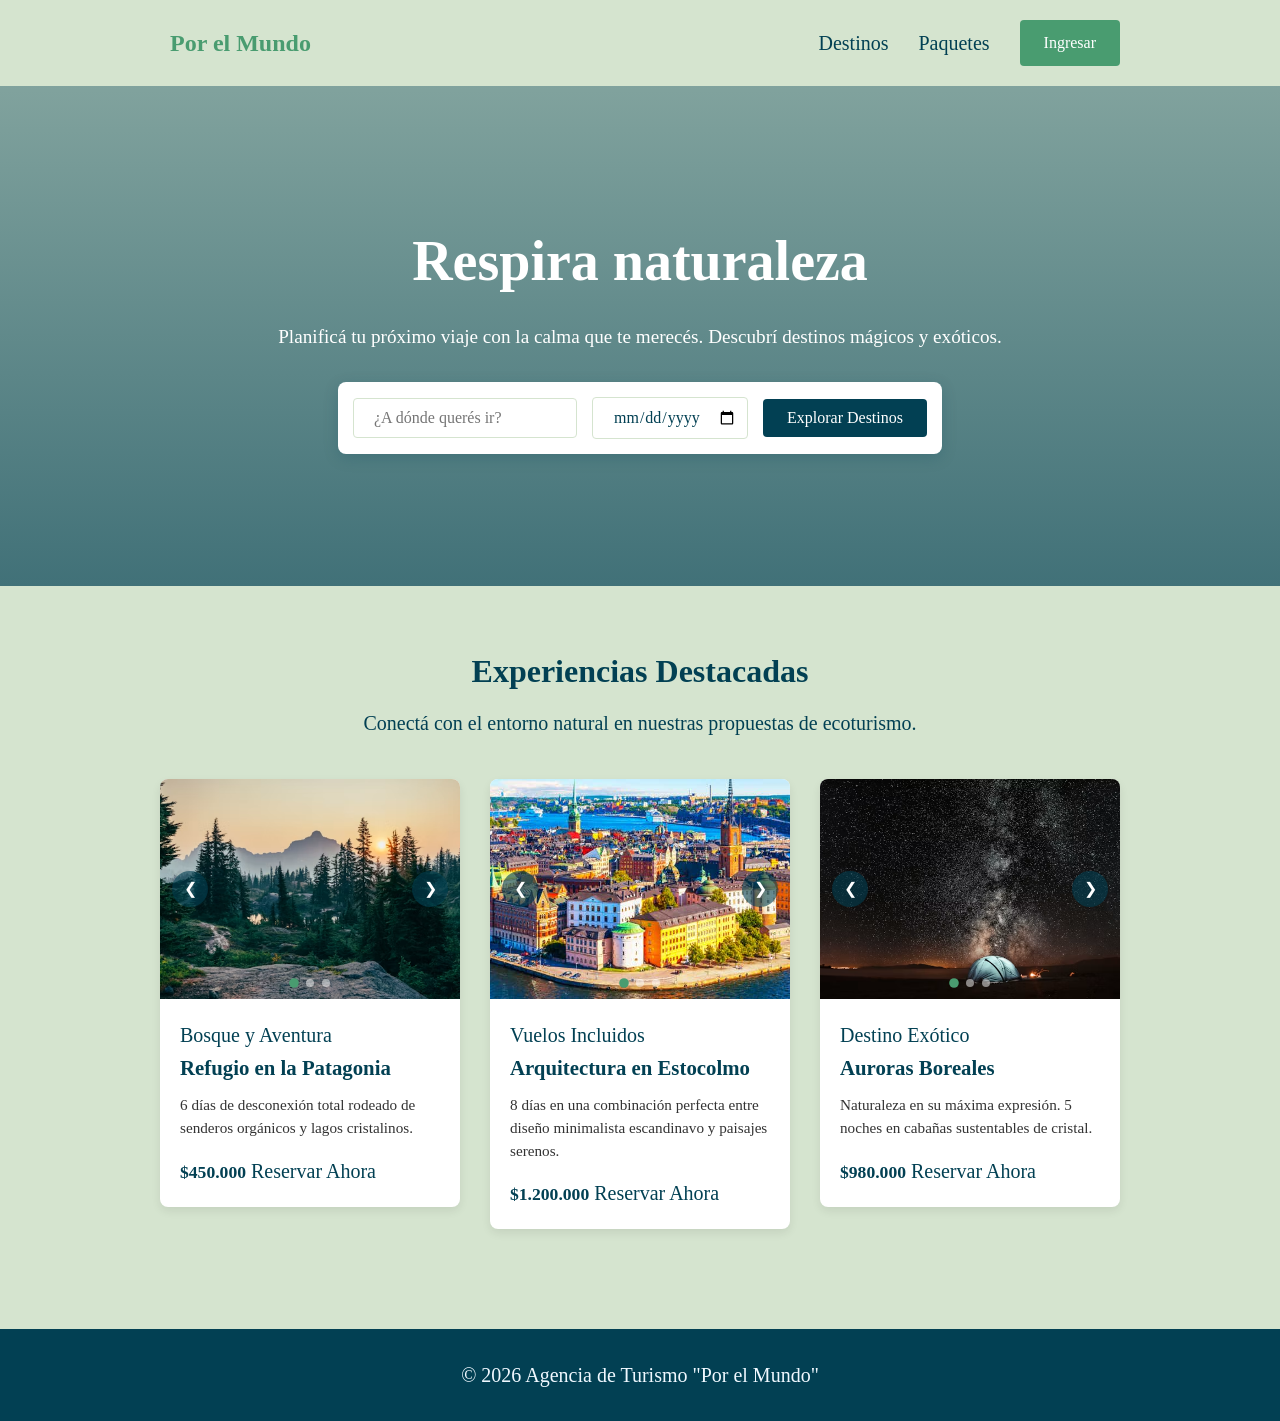
<file: index.html>
<!DOCTYPE html>
<html lang="es">
<head>
    <meta charset="UTF-8">
    <meta name="viewport" content="width=device-width, initial-scale=1.0">
    <title>Por el Mundo | Agencia de Turismo</title>
    <link rel="icon" href="img/favicon.ico" type="image/x-icon">
    <link rel="stylesheet" href="style/styles_i.css">
</head>
<body>

    <header class="cabecera">
        <div class="contenedor navbar">
            <div class="logo">
                <i class="bi bi-tree marca-icono"></i>
                <span class="marca-texto">Por el Mundo</span>
            </div>
            <nav class="menu">
                <a href="Destinos.html">Destinos</a>
                <a href="#experiencias">Paquetes</a>
                <a href="ingreso.html" class="btn-primario" id="btnIngreso">Ingresar</a>
            </nav>
        </div>
    </header>

    <section class="hero">
        <div class="scrim"></div>
        <div class="contenedor hero-contenido">
            <h1 id="respira">Respira naturaleza</h1>
            <p>Planificá tu próximo viaje con la calma que te merecés. Descubrí destinos mágicos y exóticos.</p>
            
            <form class="buscador-flotante" id="formBuscador">
              <div class="campo-busqueda">
                <i class="bi bi-geo-alt"></i>
                  <input type="text" id="inputDestino" placeholder="¿A dónde querés ir?">
              </div>

              <div class="campo-busqueda">
                <i class="bi bi-calendar-week"></i>
                  <input type="date">
              </div>

        <button type="submit" class="btn-accion">Explorar Destinos</button>
          
            </form>
        </div>
    </section>

    <main class="contenedor seccion-principal">
        <div class="encabezado-seccion">
            <h2 id="experiencias">Experiencias Destacadas</h2>
            <p>Conectá con el entorno natural en nuestras propuestas de ecoturismo.</p>
        </div>

    <div class="reticula-tarjetas">
      <article class="tarjeta tarjeta-destino" id="cardPatagonia">
    <div class="carrusel-contenedor" data-carrusel>
        <div class="carrusel-slides">
            <img src="img/Patagonia1.avif" class="carrusel-img activa">
            <img src="img/Patagonia2.avif" class="carrusel-img">
            <img src="img/Patagonia3.avif" class="carrusel-img">
        </div>
        
        <button class="carrusel-btn prev" aria-label="Imagen anterior">&#10094;</button>
        <button class="carrusel-btn next" aria-label="Siguiente imagen">&#10095;</button>
        
        <div class="carrusel-indicadores">
            <span class="punto activo"></span>
            <span class="punto"></span>
            <span class="punto"></span>
        </div>
    </div>
            <div class="tarjeta-cuerpo">
            <div class="tarjeta-etiqueta"><i class="bi bi-tree"></i> Bosque y Aventura</div>
            <h3>Refugio en la Patagonia</h3>
            <p>6 días de desconexión total rodeado de senderos orgánicos y lagos cristalinos.</p>
            <div class="tarjeta-pie">
                <span class="precio">$450.000</span>
                <a href="compra.html" class="enlace-hover">Reservar Ahora <i class="bi bi-arrow-right"></i></a>
            </div>
        </div>
      </article>

    <article class="tarjeta tarjeta-destino" id="cardEstocolmo">
    <div class="carrusel-contenedor" data-carrusel>
        <div class="carrusel-slides">
            <img src="img/estocolmo.avif" class="carrusel-img activa">
            <img src="img/estocolmo2.avif" class="carrusel-img">
            <img src="img/estocolmo3.avif" class="carrusel-img">
        </div>
        
        <button class="carrusel-btn prev" aria-label="Imagen anterior">&#10094;</button>
        <button class="carrusel-btn next" aria-label="Siguiente imagen">&#10095;</button>
        
        <div class="carrusel-indicadores">
            <span class="punto activo"></span>
            <span class="punto"></span>
            <span class="punto"></span>
        </div>
    </div>
        <div class="tarjeta-cuerpo">
            <div class="tarjeta-etiqueta"><i class="bi bi-airplane"></i> Vuelos Incluidos</div>
            <h3>Arquitectura en Estocolmo</h3>
            <p>8 días en una combinación perfecta entre diseño minimalista escandinavo y paisajes serenos.</p>
            <div class="tarjeta-pie">
                <span class="precio">$1.200.000</span>
                <a href="compra.html" class="enlace-hover">Reservar Ahora <i class="bi bi-arrow-right"></i></a>
            </div>
        </div>
    </article>

    <article class="tarjeta tarjeta-destino" id="cardAuroras">
    <div class="carrusel-contenedor" data-carrusel>
        <div class="carrusel-slides">
            <img src="img/aurora.avif" class="carrusel-img activa">
            <img src="img/Aurora1.avif" class="carrusel-img">
            <img src="img/Aurora2.avif" class="carrusel-img">
        </div>
        
        <button class="carrusel-btn prev" aria-label="Imagen anterior">&#10094;</button>
        <button class="carrusel-btn next" aria-label="Siguiente imagen">&#10095;</button>
        
        <div class="carrusel-indicadores">
            <span class="punto activo"></span>
            <span class="punto"></span>
            <span class="punto"></span>
        </div>
    </div>
    
        <div class="tarjeta-cuerpo">
            <div class="tarjeta-etiqueta"><i class="bi bi-geo-alt"></i> Destino Exótico</div>
            <h3>Auroras Boreales</h3>
            <p>Naturaleza en su máxima expresión. 5 noches en cabañas sustentables de cristal.</p>
            <div class="tarjeta-pie">
                <span class="precio">$980.000</span>
                <a href="compra.html" class="enlace-hover">Reservar Ahora <i class="bi bi-arrow-right"></i></a>
            </div>
        </div>
    </article>

          <article class="tarjeta tarjeta-destino" id="cardCaribe" style="display: none;">
    <div class="carrusel-contenedor" data-carrusel>
        <div class="carrusel-slides">
            <img src="img/parque1.avif" class="carrusel-img activa">
            <img src="img/parque2.avif" class="carrusel-img">
            <img src="img/parque3.avif" class="carrusel-img">
        </div>
        
        <button class="carrusel-btn prev" aria-label="Imagen anterior">&#10094;</button>
        <button class="carrusel-btn next" aria-label="Siguiente imagen">&#10095;</button>
        
        <div class="carrusel-indicadores">
            <span class="punto activo"></span>
            <span class="punto"></span>
            <span class="punto"></span>
        </div>
    </div>
            <div class="tarjeta-cuerpo">
            <div class="tarjeta-etiqueta"><i class="bi bi-tree"></i> Mar y Arena</div>
            <h3>Parque Nacional Cotubanamá</h3>
            <p>10 días de desconexión total rodeado de aguas turquesas y playas de arena blanca.</p>
            <div class="tarjeta-pie">
                <span class="precio">$700.000</span>
                <a href="compra.html" class="enlace-hover">Reservar Ahora <i class="bi bi-arrow-right"></i></a>
            </div>
        </div>
      </article>

    <article class="tarjeta tarjeta-destino" id="cardEgipto" style="display: none;">
    <div class="carrusel-contenedor" data-carrusel>
        <div class="carrusel-slides">
            <img src="img/egipto.avif" class="carrusel-img activa">
            <img src="img/egipto1.avif" class="carrusel-img">
            <img src="img/egipto2.avif" class="carrusel-img">
        </div>
        
        <button class="carrusel-btn prev" aria-label="Imagen anterior">&#10094;</button>
        <button class="carrusel-btn next" aria-label="Siguiente imagen">&#10095;</button>
        
        <div class="carrusel-indicadores">
            <span class="punto activo"></span>
            <span class="punto"></span>
            <span class="punto"></span>
        </div>
    </div>
        <div class="tarjeta-cuerpo">
            <div class="tarjeta-etiqueta"><i class="bi bi-airplane"></i> Un viaje al Pasado</div>
            <h3>Egipto</h3>
            <p>8 días conociendo pirámides, templos y el conocido río Nilo.</p>
            <div class="tarjeta-pie">
                <span class="precio">$1.000.000</span>
                <a href="compra.html" class="enlace-hover">Reservar Ahora <i class="bi bi-arrow-right"></i></a>
            </div>
        </div>
    </article>

    <article class="tarjeta tarjeta-destino" id="cardAomori" style="display: none;">
    <div class="carrusel-contenedor" data-carrusel>
        <div class="carrusel-slides">
            <img src="img/aomori.avif" alt="Canales de Venecia" class="carrusel-img activa">
            <img src="img/Aomori1.avif" alt="Góndola en Venecia" class="carrusel-img">
            <img src="img/Aomori2.avif" alt="Puente en Venecia" class="carrusel-img">
        </div>
        
        <button class="carrusel-btn prev" aria-label="Imagen anterior">&#10094;</button>
        <button class="carrusel-btn next" aria-label="Siguiente imagen">&#10095;</button>
        
        <div class="carrusel-indicadores">
            <span class="punto activo"></span>
            <span class="punto"></span>
            <span class="punto"></span>
        </div>
    </div>
        <div class="tarjeta-cuerpo">
            <div class="tarjeta-etiqueta"><i class="bi bi-geo-alt"></i>Paisajes mágicos</div>
            <h3>Aomori</h3>
            <p>5 días rodeado de paisajes de ensueño.</p>
            <div class="tarjeta-pie">
                <span class="precio">$900.000</span>
                <a href="compra.html" class="enlace-hover">Reservar Ahora <i class="bi bi-arrow-right"></i></a>
            </div>
        </div>
    </article>
    </div>
    </main>
    <footer class="pie-pagina">
        <div class="contenedor">
            <a href="#respira" style="color: aliceblue; cursor: default;" >&copy; 2026 Agencia de Turismo "Por el Mundo"</a>
        </div>
    </footer>
     
    <script src="js/index.js"></script>
</body>
</html>
</file>
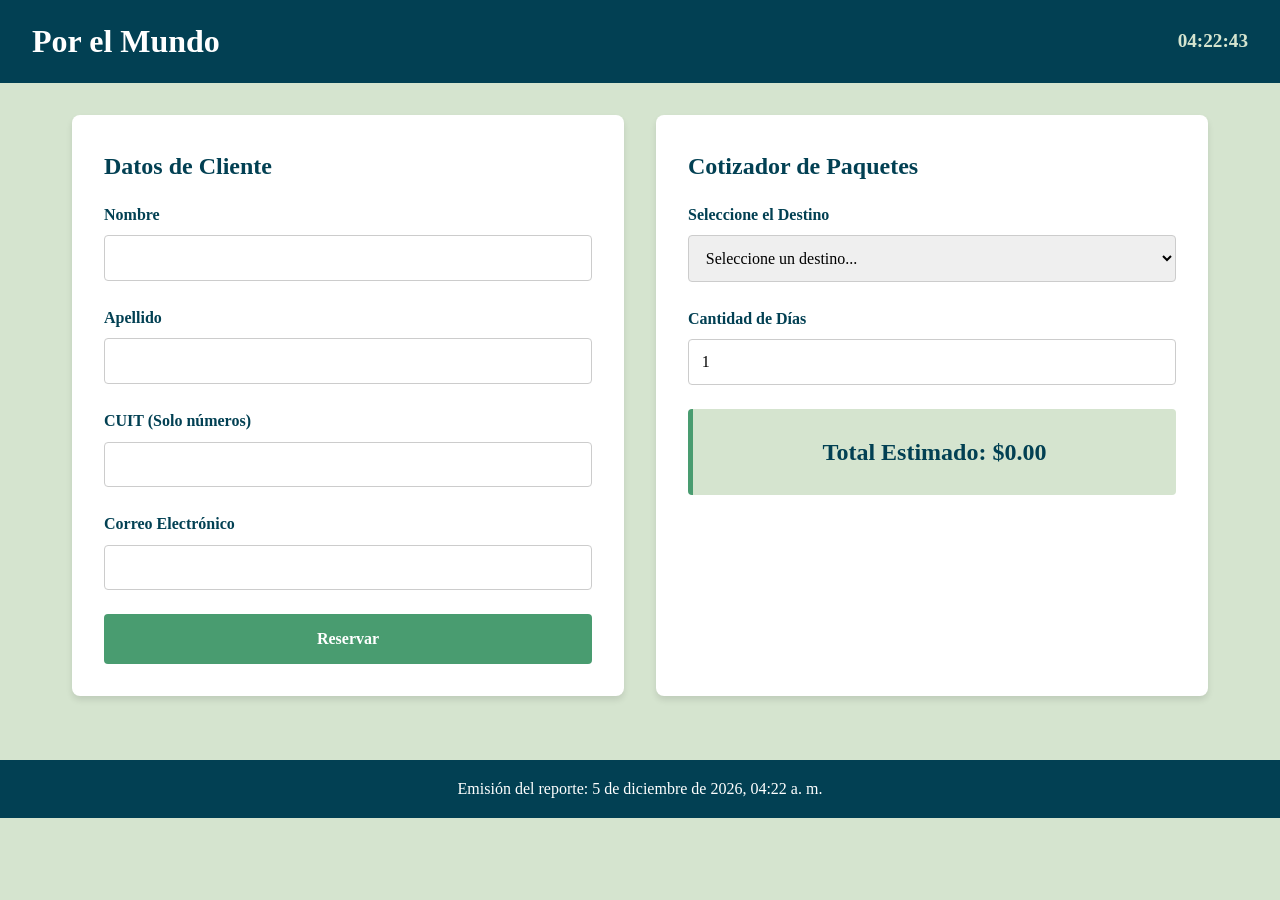
<file: compra.html>
<!DOCTYPE html>
<html lang="es">
<head>
    <meta charset="UTF-8">
    <meta name="viewport" content="width=device-width, initial-scale=1.0">
    <title>Por el Mundo</title>
    <link rel="icon" href="img/favicon.ico" type="image/x-icon">
    <link rel="stylesheet" href="style/style_c.css">
</head>
<body>
    <header class="header">
        <div class="header-content">
            <h1>Por el Mundo</h1>
            <div id="reloj-dinamico" class="reloj">--:--:--</div>
        </div>
    </header>

    <main class="container">
        <section class="card">
            <h2>Datos de Cliente</h2>
            <form id="form-vendedor" onsubmit="validarFormulario(event)">
    <div class="form-group">
        <label for="nombre">Nombre</label>
        <input type="text" id="nombre" name="nombre" required>
        <small id="nombre-error" class="error-msg"></small>
    </div>
    
    <div class="form-group">
        <label for="apellido">Apellido</label>
        <input type="text" id="apellido" name="apellido" required>
        <small id="apellido-error" class="error-msg"></small>
    </div>

    <div class="form-group">
        <label for="cuit">CUIT (Solo números)</label>
        <input type="text" id="cuit" name="cuit" oninput="validarNumeros(event)" maxlength="11" required>
        <small id="cuit-error" class="error-msg"></small>
    </div>

    <div class="form-group">
        <label for="correo">Correo Electrónico</label>
        <input type="email" id="correo" name="correo" required>
        <small id="correo-error" class="error-msg"></small>
    </div>

    <button type="submit" class="btn-primary">Reservar</button>
    </form>
        </section>

        <section class="card">
            <h2>Cotizador de Paquetes</h2>
            <div class="form-group">
                <label for="destino">Seleccione el Destino</label>
                <select id="destino" onchange="calcularPaquete()">
                    <option value="0">Seleccione un destino...</option>
                    <option value="75000">Refugio en la Patagonia - $75.000 / Día</option>
                    <option value="150000">Arquitectura en Estocolmo - $150.000 / Día</option>
                    <option value="196000">Auroras Boreales - $196.000 / Día</option>
                    <option value="70000">Parque Nacional Cotubanamá - $70.000 / Día</option>
                    <option value="125000">Egipto - $125.000 / Día</option>
                    <option value="180000">Aomori - $180.000 / Día</option>
                </select>
            </div>

            <div class="form-group">
                <label for="dias">Cantidad de Días</label>
                <input type="number" id="dias" name="dias" min="1" max="15" value="1" oninput="calcularPaquete()">
            </div>

            <div id="resultado-cotizacion" class="resultado-box">
                Total Estimado: $0.00
            </div>
        </section>
    </main>

    <footer class="footer">
        <p>Emisión del reporte: <span id="fecha-reporte"></span></p>
    </footer>

    <script src="js/compra.js"></script>
</body>
</html>
</file>
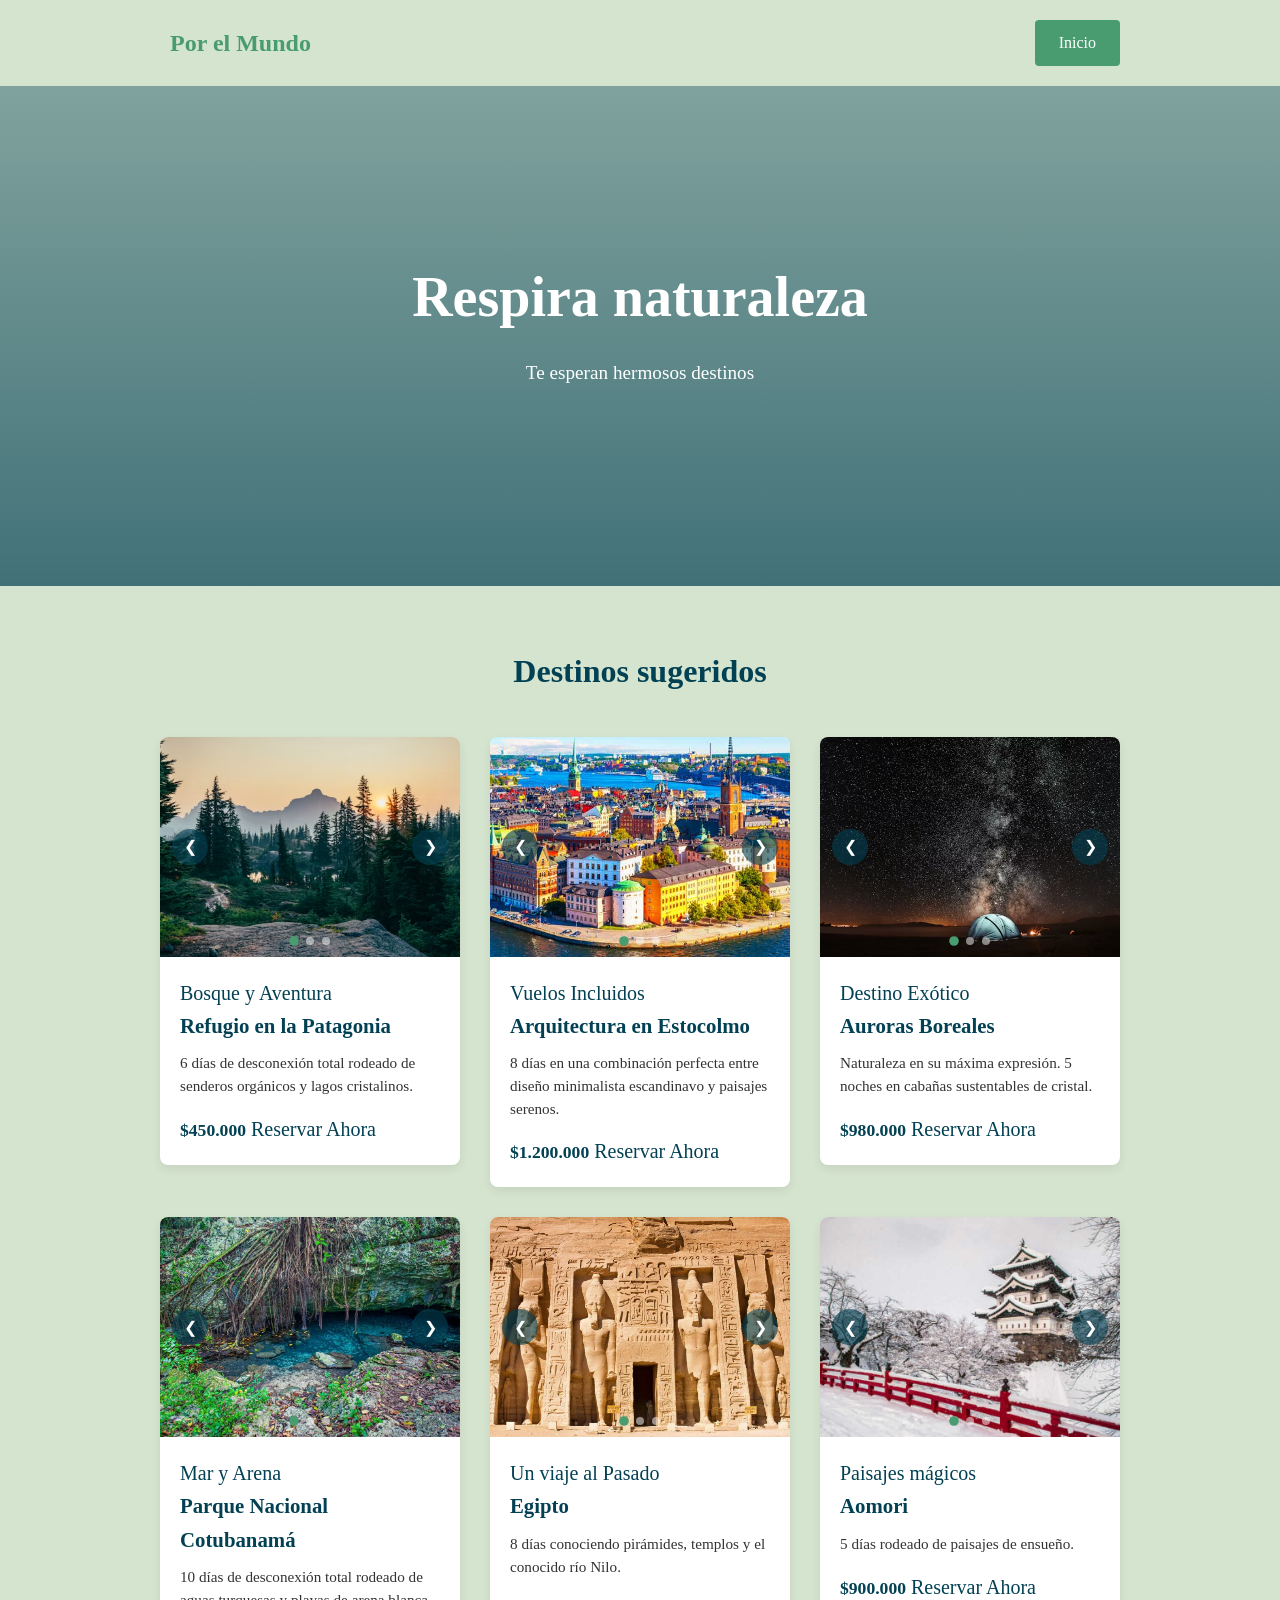
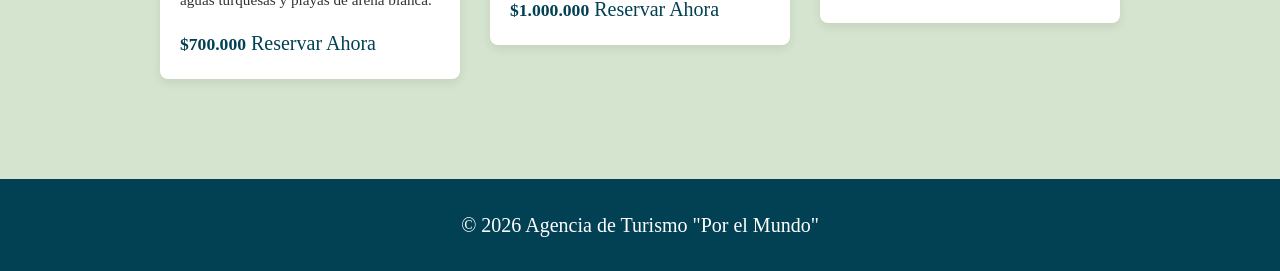
<file: Destinos.html>
<!DOCTYPE html>
<html lang="es">
<head>
    <meta charset="UTF-8">
    <meta name="viewport" content="width=device-width, initial-scale=1.0">
    <title>Por el Mundo | Agencia de Turismo</title>
    <link rel="icon" href="img/favicon.ico" type="image/x-icon">
    <link rel="stylesheet" href="style/styles_i.css">
</head>
<body>

    <header class="cabecera">
        <div class="contenedor navbar">
            <div class="logo">
                <i class="bi bi-tree marca-icono"></i>
                <span class="marca-texto">Por el Mundo</span>
            </div>
            <nav class="menu">
                <a href="index.html" class="btn-primario">Inicio</a>
            </nav>
        </div>
    </header>

    <section class="hero">
        <div class="scrim"></div>
        <div class="contenedor hero-contenido">
            <h1>Respira naturaleza</h1>
            <p>Te esperan hermosos destinos</p>
                </div>
    </section>

    <main class="contenedor seccion-principal">
        <div class="encabezado-seccion">
            <h2 id="experiencias">Destinos sugeridos</h2>
        </div>

    <div class="reticula-tarjetas">
      <article class="tarjeta tarjeta-destino" id="cardPatagonia">
    <div class="carrusel-contenedor" data-carrusel>
        <div class="carrusel-slides">
            <img src="img/Patagonia1.avif" class="carrusel-img activa">
            <img src="img/Patagonia2.avif" class="carrusel-img">
            <img src="img/Patagonia3.avif" class="carrusel-img">
        </div>
        
        <button class="carrusel-btn prev" aria-label="Imagen anterior">&#10094;</button>
        <button class="carrusel-btn next" aria-label="Siguiente imagen">&#10095;</button>
        
        <div class="carrusel-indicadores">
            <span class="punto activo"></span>
            <span class="punto"></span>
            <span class="punto"></span>
        </div>
    </div>
            <div class="tarjeta-cuerpo">
            <div class="tarjeta-etiqueta"><i class="bi bi-tree"></i> Bosque y Aventura</div>
            <h3>Refugio en la Patagonia</h3>
            <p>6 días de desconexión total rodeado de senderos orgánicos y lagos cristalinos.</p>
            <div class="tarjeta-pie">
                <span class="precio">$450.000</span>
                <a href="compra.html" class="enlace-hover">Reservar Ahora <i class="bi bi-arrow-right"></i></a>
            </div>
        </div>
      </article>

    <article class="tarjeta tarjeta-destino">
    <div class="carrusel-contenedor" data-carrusel>
        <div class="carrusel-slides">
            <img src="img/estocolmo.avif" class="carrusel-img activa">
            <img src="img/estocolmo2.avif" class="carrusel-img">
            <img src="img/estocolmo3.avif" class="carrusel-img">
        </div>
        
        <button class="carrusel-btn prev" aria-label="Imagen anterior">&#10094;</button>
        <button class="carrusel-btn next" aria-label="Siguiente imagen">&#10095;</button>
        
        <div class="carrusel-indicadores">
            <span class="punto activo"></span>
            <span class="punto"></span>
            <span class="punto"></span>
        </div>
    </div>
        <div class="tarjeta-cuerpo">
            <div class="tarjeta-etiqueta"><i class="bi bi-airplane"></i> Vuelos Incluidos</div>
            <h3>Arquitectura en Estocolmo</h3>
            <p>8 días en una combinación perfecta entre diseño minimalista escandinavo y paisajes serenos.</p>
            <div class="tarjeta-pie">
                <span class="precio">$1.200.000</span>
                <a href="compra.html" class="enlace-hover">Reservar Ahora <i class="bi bi-arrow-right"></i></a>
            </div>
        </div>
    </article>

    <article class="tarjeta tarjeta-destino" >
    <div class="carrusel-contenedor" data-carrusel>
        <div class="carrusel-slides">
            <img src="img/aurora.avif" class="carrusel-img activa">
            <img src="img/Aurora1.avif" class="carrusel-img">
            <img src="img/Aurora2.avif" class="carrusel-img">
        </div>
        
        <button class="carrusel-btn prev" aria-label="Imagen anterior">&#10094;</button>
        <button class="carrusel-btn next" aria-label="Siguiente imagen">&#10095;</button>
        
        <div class="carrusel-indicadores">
            <span class="punto activo"></span>
            <span class="punto"></span>
            <span class="punto"></span>
        </div>
    </div>
    
        <div class="tarjeta-cuerpo">
            <div class="tarjeta-etiqueta"><i class="bi bi-geo-alt"></i> Destino Exótico</div>
            <h3>Auroras Boreales</h3>
            <p>Naturaleza en su máxima expresión. 5 noches en cabañas sustentables de cristal.</p>
            <div class="tarjeta-pie">
                <span class="precio">$980.000</span>
                <a href="compra.html" class="enlace-hover">Reservar Ahora <i class="bi bi-arrow-right"></i></a>
            </div>
        </div>
    </article>

          <article class="tarjeta tarjeta-destino">
    <div class="carrusel-contenedor" data-carrusel>
        <div class="carrusel-slides">
            <img src="img/parque1.avif" class="carrusel-img activa">
            <img src="img/parque2.avif" class="carrusel-img">
            <img src="img/parque3.avif" class="carrusel-img">
        </div>
        
        <button class="carrusel-btn prev" aria-label="Imagen anterior">&#10094;</button>
        <button class="carrusel-btn next" aria-label="Siguiente imagen">&#10095;</button>
        
        <div class="carrusel-indicadores">
            <span class="punto activo"></span>
            <span class="punto"></span>
            <span class="punto"></span>
        </div>
    </div>
            <div class="tarjeta-cuerpo">
            <div class="tarjeta-etiqueta"><i class="bi bi-tree"></i> Mar y Arena</div>
            <h3>Parque Nacional Cotubanamá</h3>
            <p>10 días de desconexión total rodeado de aguas turquesas y playas de arena blanca.</p>
            <div class="tarjeta-pie">
                <span class="precio">$700.000</span>
                <a href="compra.html" class="enlace-hover">Reservar Ahora <i class="bi bi-arrow-right"></i></a>
            </div>
        </div>
      </article>

    <article class="tarjeta tarjeta-destino">
    <div class="carrusel-contenedor" data-carrusel>
        <div class="carrusel-slides">
            <img src="img/egipto.avif" class="carrusel-img activa">
            <img src="img/egipto1.avif" class="carrusel-img">
            <img src="img/egipto2.avif" class="carrusel-img">
        </div>
        
        <button class="carrusel-btn prev" aria-label="Imagen anterior">&#10094;</button>
        <button class="carrusel-btn next" aria-label="Siguiente imagen">&#10095;</button>
        
        <div class="carrusel-indicadores">
            <span class="punto activo"></span>
            <span class="punto"></span>
            <span class="punto"></span>
        </div>
    </div>
        <div class="tarjeta-cuerpo">
            <div class="tarjeta-etiqueta"><i class="bi bi-airplane"></i> Un viaje al Pasado</div>
            <h3>Egipto</h3>
            <p>8 días conociendo pirámides, templos y el conocido río Nilo.</p>
            <div class="tarjeta-pie">
                <span class="precio">$1.000.000</span>
                <a href="compra.html" class="enlace-hover">Reservar Ahora <i class="bi bi-arrow-right"></i></a>
            </div>
        </div>
    </article>

    <article class="tarjeta tarjeta-destino">
    <div class="carrusel-contenedor" data-carrusel>
        <div class="carrusel-slides">
            <img src="img/aomori.avif" alt="Canales de Venecia" class="carrusel-img activa">
            <img src="img/Aomori1.avif" alt="Góndola en Venecia" class="carrusel-img">
            <img src="img/Aomori2.avif" alt="Puente en Venecia" class="carrusel-img">
        </div>
        
        <button class="carrusel-btn prev" aria-label="Imagen anterior">&#10094;</button>
        <button class="carrusel-btn next" aria-label="Siguiente imagen">&#10095;</button>
        
        <div class="carrusel-indicadores">
            <span class="punto activo"></span>
            <span class="punto"></span>
            <span class="punto"></span>
        </div>
    </div>
        <div class="tarjeta-cuerpo">
            <div class="tarjeta-etiqueta"><i class="bi bi-geo-alt"></i>Paisajes mágicos</div>
            <h3>Aomori</h3>
            <p>5 días rodeado de paisajes de ensueño.</p>
            <div class="tarjeta-pie">
                <span class="precio">$900.000</span>
                <a href="compra.html" class="enlace-hover">Reservar Ahora <i class="bi bi-arrow-right"></i></a>
            </div>
        </div>
    </article>
    </div>
    </main>

    <footer class="pie-pagina">
        <div class="contenedor" hrf="#">
            <p>&copy; 2026 Agencia de Turismo "Por el Mundo"</p>
        </div>
    </footer>
     
    <script src="js/index.js"></script>
</body>
</html>
</file>
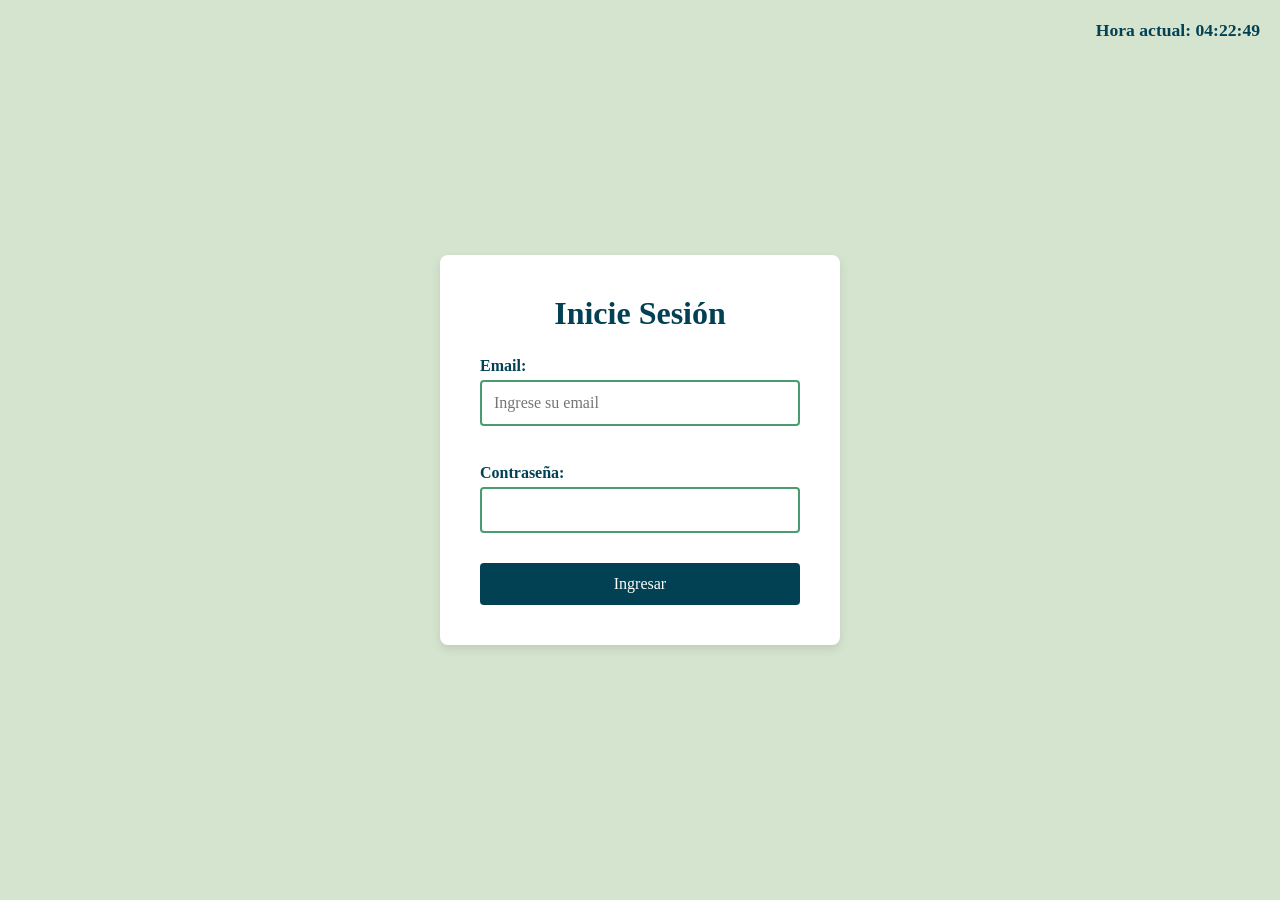
<file: ingreso.html>
<!DOCTYPE html>
<html lang="es">
<head>
    <meta charset="UTF-8">
    <meta name="viewport" content="width=device-width, initial-scale=1.0">
    <title>Ingreso - Por el Mundo</title>
    <link rel="icon" href="img/favicon.ico" type="image/x-icon">
    <link rel="stylesheet" href="style/style_in.css">
</head>
<body>
    <div class="contenedor-reloj">
        <p id="reloj-dinamico"></p>
    </div>

    <main class="contenedor-login">
        <h1>Inicie Sesión</h1>
        
        <form id="form-ingreso" action="#" method="POST">
            <div class="grupo-input">
                <label for="usuario-email">Email:</label>
                <input type="text" id="usuario-email" name="usuario-email" placeholder="Ingrese su email" required>
                <span class="mensaje-error" id="error-email"></span>
            </div>
            
            <div class="grupo-input">
                <label for="password">Contraseña:</label>
                <input type="password" id="password" name="password" required>
            </div>
            
            <button type="submit" id="btn-ingresar" href="index.html">Ingresar</button>
        </form>
    </main>

    <script src="js/ingreso.js"></script>
</body>
</html>
</file>
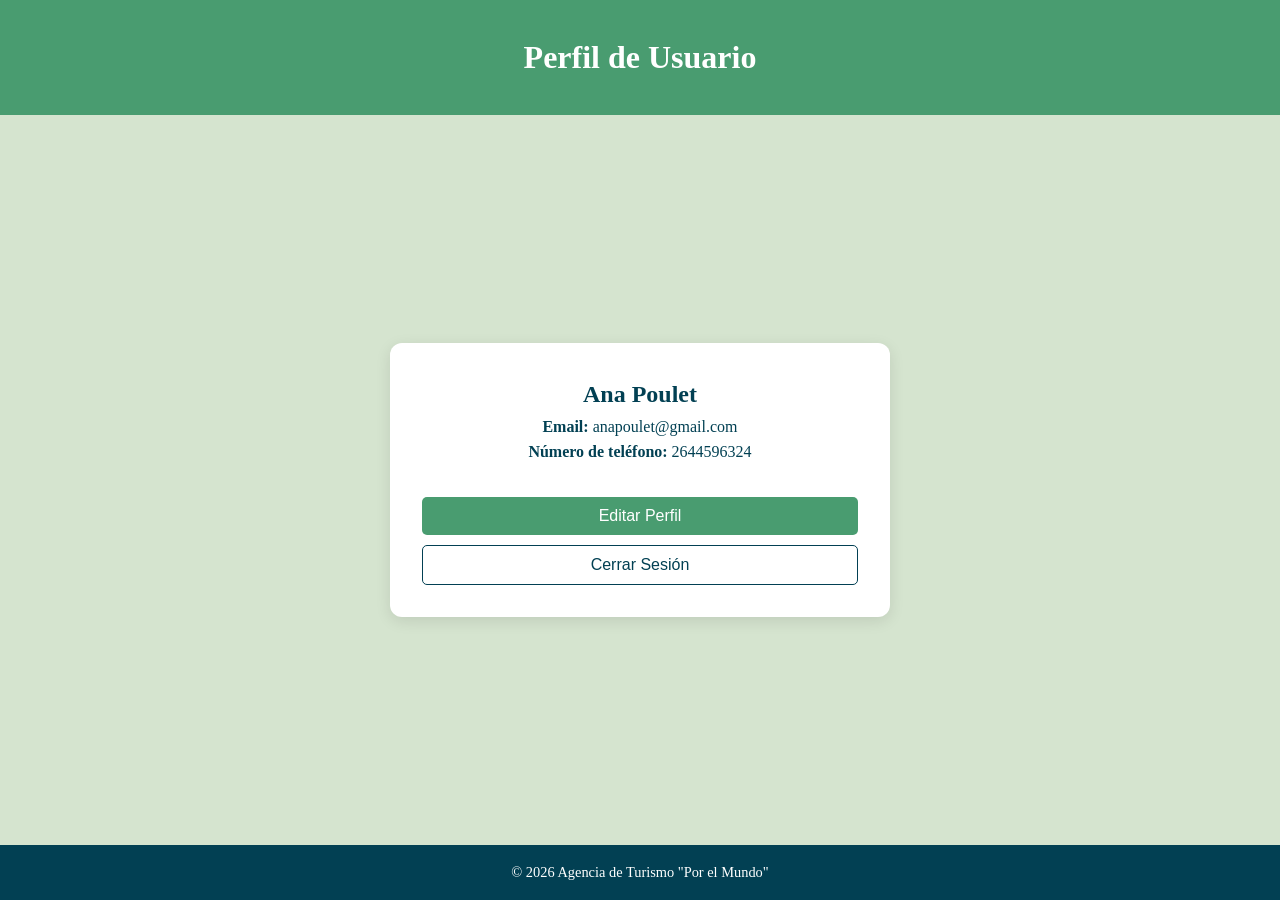
<file: perfil.html>
<!DOCTYPE html>
<html lang="es">
<head>
    <meta charset="UTF-8">
    <meta name="viewport" content="width=device-width, initial-scale=1.0">
    <title>Perfil de Usuario - Por el Mundo</title>
    <link rel="icon" href="img/favicon.ico" type="image/x-icon">
    <link rel="stylesheet" href="style/perfil.css">
<body>

    <header class="main-header">
        <h1>Perfil de Usuario</h1>
    </header>

    <main class="profile-container">
        <section class="profile-card">
            
            <div class="user-info">
                <h2 id="nombreUsuario">Ana Poulet</h2>
                <p><strong>Email:</strong> <span id="emailUsuario">anapoulet@gmail.com</span></p>
                <p><strong>Número de teléfono:</strong> <span id="telefonoUsuario">2644596324</span></p>
            </div>

            <!-- Formulario oculto para editar -->
            <form id="formEditarPerfil" class="form-editar" style="display: none;">
                <label for="inputNombre">Nombre</label>
                <input type="text" id="inputNombre">

                <label for="inputEmail">Email</label>
                <input type="email" id="inputEmail">

                <label for="inputTelefono">Teléfono</label>
                <input type="text" id="inputTelefono">

                <button type="submit" class="btn-primary">Guardar cambios</button>
                <button type="button" id="cancelarEdicion" class="btn-secondary">Cancelar</button>
            </form>

            <div class="actions">
                <button id="btnEditarPerfil" class="btn-primary">Editar Perfil</button>
                <button id="Logout" class="btn-secondary">Cerrar Sesión</button>
            </div>
        </section>
    </main>

    <footer>
        <p>&copy; 2026 Agencia de Turismo "Por el Mundo"</p>
    </footer>
    
    <script src="js/perfil.js"></script>
</body>
</html>
</file>
<file: style/styles_i.css>
:root {
    --fondo-principal: #D5E4CF;
    --color-primario: #499C70;
    --contraste: #024053;
    --interaccion-hover: #136B69;

    --fuente-titulos: 'Libre Baskerville', serif;
    --fuente-cuerpo: 'Caudex', serif;

    --ancho-maximo: 1000px;
}

* {
    margin: 0;
    padding: 0;
    box-sizing: border-box;
}

body {
    background-color: var(--fondo-principal);
    color: var(--contraste);
    font-family: var(--fuente-cuerpo);
    font-size: 20px;
    line-height: 1.6;
}

h1, h2, h3 {
    font-family: var(--fuente-titulos);
    font-weight: 800;
    color: var(--contraste);
}

a {
    text-decoration: none;
    color: var(--contraste);
    transition: color 0.3s ease;
    cursor: pointer; 
}

.contenedor {
    width: 100%;
    max-width: var(--ancho-maximo);
    margin: 0 auto;
    padding: 0 20px;
}

.cabecera {
    background-color: var(--fondo-principal);
    padding: 20px 0;
}

.navbar {
    display: flex;
    flex-direction: column;
    align-items: center;
    gap: 15px;
}

.logo {
    display: flex;
    align-items: center;
    gap: 10px;
    font-family: var(--fuente-titulos);
    font-size: 1.5rem;
    font-weight: 700;
    color: var(--color-primario);
}

.menu {
    display: flex;
    flex-direction: column;
    gap: 15px;
    text-align: center;
}

.btn-primario,
.btn-accion {
    display: inline-block;
    background-color: var(--color-primario);
    color: #ffffff;
    padding: 10px 24px;
    border-radius: 4px;
    border: none;
    cursor: pointer;
    font-family: var(--fuente-cuerpo);
    font-size: 1rem;
    transition: background-color 0.3s ease;
}

.btn-accion {
    background-color: var(--contraste);
}

.btn-primario:hover,
.btn-accion:hover {
    background-color: var(--interaccion-hover);
    color: #ffffff;
}

.enlace-hover:hover {
    color: var(--interaccion-hover);
}

.hero {
    position: relative;
    width: 100%;
    height: 500px;
    background-image: url('https://images.unsplash.com/photo-1448375240586-882707db888b?ixlib=rb-4.0.3&auto=format&fit=crop&w=1920&q=80');
    background-size: cover;
    background-position: center;
    display: flex;
    align-items: center;
}

.scrim {
    position: absolute;
    top: 0;
    left: 0;
    width: 100%;
    height: 100%;
    background: linear-gradient(to bottom, rgba(2, 64, 83, 0.4), rgba(2, 64, 83, 0.7));
}

.hero-contenido {
    position: relative;
    z-index: 1;
    color: #ffffff;
    text-align: center;
}

.hero-contenido h1 {
    color: #ffffff;
    font-size: 2.5rem;
    margin-bottom: 15px;
}

.hero-contenido p {
    font-size: 1.2rem;
    margin-bottom: 30px;
}

.buscador-flotante {
    background-color: #ffffff;
    padding: 15px;
    border-radius: 8px;
    display: flex;
    flex-direction: column;
    gap: 15px;
    box-shadow: 0 4px 15px rgba(2, 64, 83, 0.2);
}

.campo-busqueda {
    display: flex;
    align-items: center;
    gap: 10px;
    border: 1px solid var(--fondo-principal);
    padding: 10px;
    border-radius: 4px;
    color: var(--contraste);
}

.campo-busqueda input {
    border: none;
    outline: none;
    font-family: var(--fuente-cuerpo);
    font-size: 1rem;
    color: var(--contraste);
    width: 100%;
}

.seccion-principal {
    padding: 60px 20px;
}

.encabezado-seccion {
    text-align: center;
    margin-bottom: 40px;
}

.encabezado-seccion h2 {
    font-size: 2rem;
    margin-bottom: 10px;
}

.reticula-tarjetas {
    display: grid;
    grid-template-columns: 1fr; 
    gap: 30px;
    align-items: start;
}

.tarjeta {
    width: 100%;
    max-width: 100%;
    background-color: #ffffff;
    border-radius: 8px;
    overflow: hidden;
    box-shadow: 0 2px 10px rgba(0, 0, 0, 0.05);
    transition: transform 0.3s ease;
}

.tarjeta:hover {
    transform: translateY(-5px);
}

.tarjeta-destino {
    background-color: #ffffff;
    border-radius: 8px;
    overflow: hidden;
    box-shadow: 0 4px 10px rgba(0, 0, 0, 0.08);
    display: flex;
    flex-direction: column;
    width: 100%;
    max-width: 100%;
    margin-bottom: 0;
}

.tarjeta-cuerpo {
    padding: 20px;
}

.tarjeta-cuerpo h3 {
    font-family: var(--fuente-titulos);
    color: var(--contraste);
    margin-bottom: 10px;
    font-size: 1.3rem;
}

.tarjeta-cuerpo p {
    font-family: var(--fuente-cuerpo);
    color: #333333;
    font-size: 0.95rem;
    line-height: 1.5;
    margin-bottom: 15px;
}

.btn-tarjeta {
    background-color: var(--contraste);
    color: #ffffff;
    border: none;
    padding: 10px 15px;
    font-family: var(--fuente-cuerpo);
    border-radius: 4px;
    cursor: pointer;
    transition: background-color 0.3s ease;
}

.btn-tarjeta:hover {
    background-color: var(--interaccion-hover);
}

.carrusel-contenedor {
    position: relative;
    width: 100%;
    height: 220px;
    overflow: hidden;
}

.carrusel-slides {
    width: 100%;
    height: 100%;
    position: relative;
}

.carrusel-img {
    width: 100%;
    height: 100%;
    object-fit: cover;
    position: absolute;
    top: 0;
    left: 0;
    opacity: 0;
    transition: opacity 0.5s ease-in-out;
    z-index: 1;
}

.carrusel-img.activa {
    opacity: 1;
    z-index: 2;
}

.carrusel-btn {
    position: absolute;
    top: 50%;
    transform: translateY(-50%);
    background-color: rgba(2, 64, 83, 0.6);
    color: #ffffff;
    border: none;
    width: 36px;
    height: 36px;
    border-radius: 50%;
    cursor: pointer;
    font-size: 1rem;
    z-index: 10;
    display: flex;
    align-items: center;
    justify-content: center;
    transition: background-color 0.3s ease;
}

.carrusel-btn:hover {
    background-color: var(--interaccion-hover);
}

.carrusel-btn.prev {
    left: 12px;
}

.carrusel-btn.next {
    right: 12px;
}

.carrusel-indicadores {
    position: absolute;
    bottom: 12px;
    left: 50%;
    transform: translateX(-50%);
    display: flex;
    gap: 8px;
    z-index: 10;
}

.punto {
    width: 8px;
    height: 8px;
    background-color: rgba(255, 255, 255, 0.5);
    border-radius: 50%;
    cursor: pointer;
    transition: background-color 0.3s ease, transform 0.2s ease;
}

.punto.activo {
    background-color: var(--color-primario);
    transform: scale(1.2);
}

.precio {
    font-weight: bold;
    font-size: 1.1rem;
}

.pie-pagina {
    background-color: var(--contraste);
    color: #ffffff;
    text-align: center;
    padding: 30px 0;
    margin-top: 40px;
}

@media (min-width: 900px) {
    .navbar {
        flex-direction: row;
        justify-content: space-between;
    }

    .menu {
        flex-direction: row;
        align-items: center;
        gap: 30px;
    }

    .hero-contenido h1 {
        font-size: 3.5rem;
    }

    .buscador-flotante {
        flex-direction: row;
        align-items: center;
        width: fit-content;
        margin: 0 auto;
    }

    .reticula-tarjetas {
        grid-template-columns: repeat(3, 1fr);
    }
}
</file>
<file: style/style_c.css>
:root {
    --bg-principal: #D5E4CF; 
    --color-primario: #499C70;
    --color-contraste: #024053;
    --color-hover: #136B69; 
    
    --font-titulos: 'Libre Baskerville', serif;
    --font-cuerpo: 'Caudex', serif;
}


* {
    box-sizing: border-box;
    margin: 0;
    padding: 0;
}

body {
    background-color: var(--bg-principal);
    font-family: var(--font-cuerpo);
    color: var(--color-contraste);
    line-height: 1.6;
}

h1, h2, h3 {
    font-family: var(--font-titulos);
    color: var(--color-contraste);
    margin-bottom: 1rem;
}


.header {
    background-color: var(--color-contraste);
    color: #ffffff;
    padding: 1rem 2rem;
}

.header-content {
    display: flex;
    justify-content: space-between;
    align-items: center;
    flex-wrap: wrap;
}

.header h1 {
    color: #ffffff;
    margin: 0;
}

.reloj {
    font-size: 1.2rem;
    font-weight: bold;
    color: var(--bg-principal);
}

.footer {
    text-align: center;
    padding: 1rem;
    background-color: var(--color-contraste);
    color: white;
    margin-top: 2rem;
}


.container {
    display: flex;
    flex-direction: column; 
    gap: 2rem;
    padding: 2rem;
    max-width: 1200px;
    margin: 0 auto;
}

.card {
    background-color: #ffffff;
    border-radius: 8px;
    padding: 2rem;
    box-shadow: 0 4px 6px rgba(0, 0, 0, 0.1);
    flex: 1;
}


.form-group {
    margin-bottom: 1.5rem;
}

label {
    display: block;
    margin-bottom: 0.5rem;
    font-weight: bold;
}

input[type="text"],
input[type="email"],
input[type="number"],
select {
    width: 100%;
    padding: 0.8rem;
    border: 1px solid #ccc;
    border-radius: 4px;
    font-family: var(--font-cuerpo);
    font-size: 1rem;
    transition: border-color 0.3s ease;
}

input:focus, select:focus {
    outline: none;
    border-color: var(--color-primario);
    box-shadow: 0 0 0 2px rgba(73, 156, 112, 0.2);
}

.btn-primary {
    background-color: var(--color-primario);
    color: white;
    border: none;
    padding: 1rem 1.5rem;
    font-size: 1rem;
    font-family: var(--font-cuerpo);
    font-weight: bold;
    border-radius: 4px;
    cursor: pointer;
    width: 100%;
    transition: background-color 0.3s ease;
}

.btn-primary:hover {
    background-color: var(--color-hover);
}

.error-msg {
    color: #d9534f;
    font-size: 0.85rem;
    display: none;
    margin-top: 0.3rem;
}

.resultado-box {
    margin-top: 1rem;
    padding: 1.5rem;
    background-color: var(--bg-principal);
    border-left: 5px solid var(--color-primario);
    font-size: 1.5rem;
    font-weight: bold;
    text-align: center;
    border-radius: 4px;
    transition: background-color 0.4s ease, color 0.4s ease;
}

.resultado-box.destacado {
    background-color: var(--color-primario);
    color: #ffffff;
}


@media (min-width: 768px) {
    .container {
        flex-direction: row; 
    }
}
</file>
<file: style/style_in.css>
:root {
    --fondo-principal: #D5E4CF; 
    --color-primario: #499C70; 
    --accion-contraste: #024053; 
    --interaccion-hover: #136B69; 
    --fuente-titulos: 'Libre Baskerville', serif;
    --fuente-cuerpo: 'Caudex', serif;
}

* {
    margin: 0;
    padding: 0;
    box-sizing: border-box;
}

body {
    background-color: var(--fondo-principal);
    font-family: var(--fuente-cuerpo);
    color: var(--accion-contraste);
    display: flex;
    flex-direction: column;
    align-items: center;
    justify-content: center;
    min-height: 100vh;
    padding: 20px;
}

h1 {
    font-family: var(--fuente-titulos);
    color: var(--accion-contraste);
    font-size: 1.5rem;
    margin-bottom: 25px;
    text-align: center;
}


.contenedor-login {
    background-color: #ffffff;
    padding: 30px;
    border-radius: 8px;
    box-shadow: 0 4px 10px rgba(0,0,0,0.1);
    width: 100%;
    max-width: 400px;
    display: flex;
    flex-direction: column;
}

.grupo-input {
    margin-bottom: 15px;
    display: flex;
    flex-direction: column;
}

label {
    margin-bottom: 5px;
    font-weight: bold;
    color: var(--accion-contraste);
}


input {
    padding: 12px;
    border: 2px solid var(--color-primario);
    border-radius: 4px;
    font-family: var(--fuente-cuerpo);
    font-size: 1rem;
    outline: none;
    transition: border-color 0.3s ease;
}

input:focus {
    border-color: var(--interaccion-hover);
}

button {
    background-color: var(--accion-contraste);
    color: #ffffff;
    font-family: var(--fuente-titulos);
    font-size: 1rem;
    padding: 12px;
    border: none;
    border-radius: 4px;
    cursor: pointer;
    transition: background-color 0.3s ease;
    margin-top: 15px;
    width: 100%;
}

button:hover {
    background-color: var(--interaccion-hover);
}

.mensaje-error {
    color: red;
    font-size: 0.85rem;
    margin-top: 5px;
    min-height: 18px;
}

.contenedor-reloj {
    position: absolute;
    top: 20px;
    right: 20px;
    font-weight: bold;
    font-size: 1.1rem;
    color: var(--accion-contraste);
}

@media (min-width: 768px) {
    .contenedor-login {
        padding: 40px;
    }
    h1 {
        font-size: 2rem;
    }
}
</file>
<file: style/perfil.css>
:root {
    --verde-menta: #D5E4CF;
    --verde-bosque: #499C70;
    --azul-petroleo: #024053;
    --blanco: #ffffff;
}

* {
    margin: 0;
    padding: 0;
    box-sizing: border-box;
}

body {
    font-family: 'Caudex', serif;
    background-color: var(--verde-menta);
    color: var(--azul-petroleo);
    line-height: 1.6;
    display: flex;
    flex-direction: column;
    min-height: 100vh;
}

h1, h2 {
    font-family: 'Libre Baskerville', serif;
}

.main-header {
    background-color: var(--verde-bosque);
    color: var(--blanco);
    padding: 2rem;
    text-align: center;
}

.profile-container {
    flex: 1;
    display: flex;
    justify-content: center;
    align-items: center;
    padding: 20px;
}

.profile-card {
    background: var(--blanco);
    padding: 2rem;
    border-radius: 12px;
    box-shadow: 0 4px 15px rgba(0,0,0,0.1);
    width: 100%;
    max-width: 400px;
    text-align: center;
}


.user-info {
    margin-bottom: 2rem;
}

.actions {
    display: flex;
    flex-direction: column;
    gap: 10px;
}

button {
    padding: 10px;
    border: none;
    border-radius: 5px;
    cursor: pointer;
    font-size: 1rem;
    transition: background 0.3s;
}

.btn-primary {
    background-color: var(--verde-bosque);
    color: white;
}

.btn-primary:hover {
    background-color: #3a7d5a;
}

.btn-secondary {
    background-color: transparent;
    border: 1px solid var(--azul-petroleo);
    color: var(--azul-petroleo);
}

footer {
    text-align: center;
    padding: 1rem;
    background-color: var(--azul-petroleo);
    color: var(--blanco);
    font-size: 0.9rem;
}

@media (min-width: 768px) {
    .profile-card {
        max-width: 500px;
    }
}
</file>
